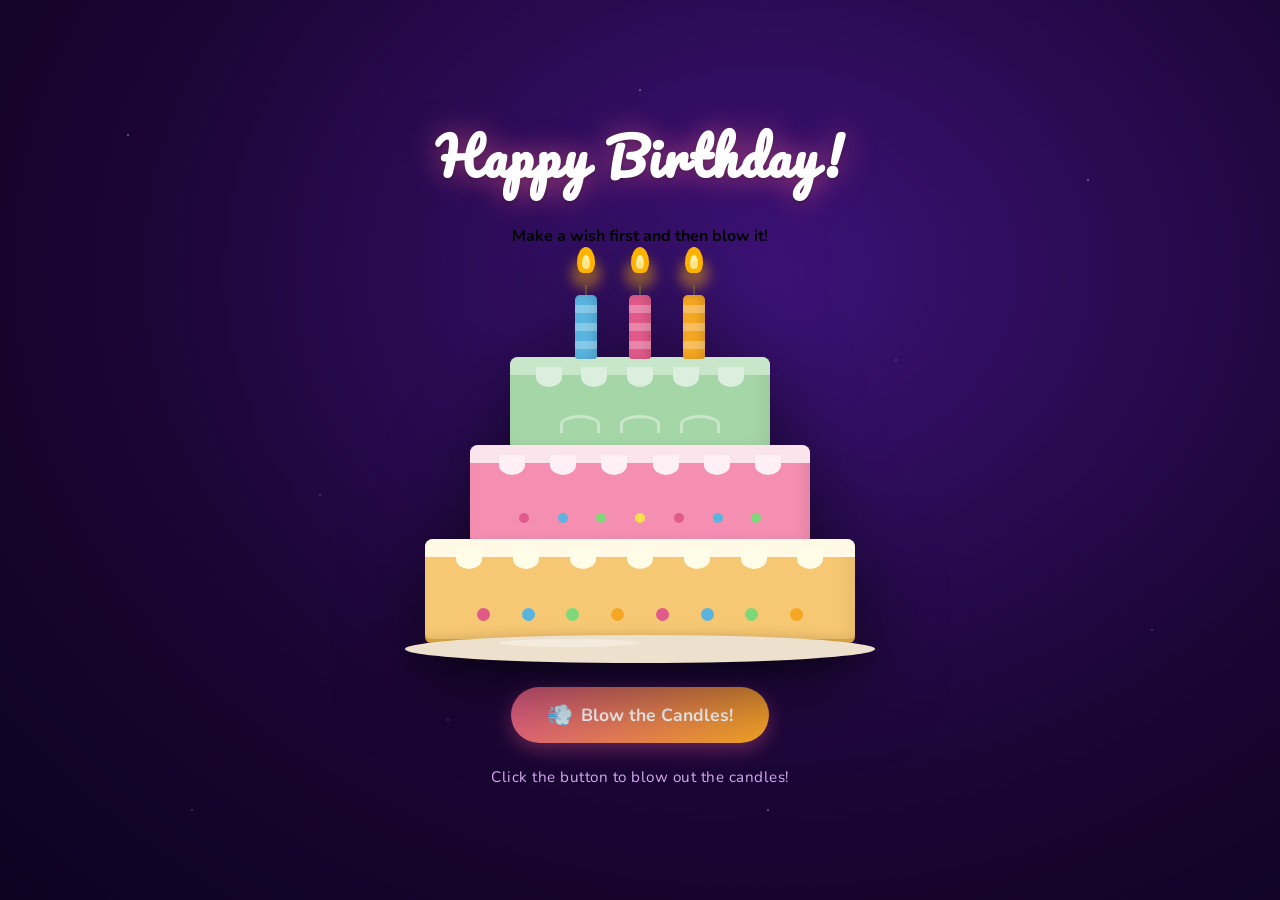
<file: cake.html>
<!DOCTYPE html>
<html lang="en">
<head>
  <meta charset="UTF-8">
  <meta name="viewport" content="width=device-width, initial-scale=1.0">
  <title>Birthday Cake 🎂</title>
  <link href="https://fonts.googleapis.com/css2?family=Pacifico&family=Nunito:wght@400;600;700&display=swap" rel="stylesheet">
  <link rel="stylesheet" href="cake.css">
</head>
<body>

  <div class="confetti-container" id="confettiContainer"></div>
  <div class="scene">
    <h1 class="title">Happy Birthday!</h1>

    <div class="cake-wrapper">

        <div class="toast"><h4>Make a wish first and then blow it!</h4></div>

      <!-- Candles -->
      <div class="candles">
        <div class="candle" id="c1">
          <div class="flame-wrap">
            <div class="flame">
              <div class="flame-inner"></div>
            </div>
            <div class="flame-glow"></div>
          </div>
          <div class="wick"></div>
          <div class="candle-body blue">
            <div class="stripe"></div><div class="stripe"></div><div class="stripe"></div>
          </div>
        </div>
        <div class="candle" id="c2">
          <div class="flame-wrap">
            <div class="flame">
              <div class="flame-inner"></div>
            </div>
            <div class="flame-glow"></div>
          </div>
          <div class="wick"></div>
          <div class="candle-body pink">
            <div class="stripe"></div><div class="stripe"></div><div class="stripe"></div>
          </div>
        </div>
        <div class="candle" id="c3">
          <div class="flame-wrap">
            <div class="flame">
              <div class="flame-inner"></div>
            </div>
            <div class="flame-glow"></div>
          </div>
          <div class="wick"></div>
          <div class="candle-body orange">
            <div class="stripe"></div><div class="stripe"></div><div class="stripe"></div>
          </div>
        </div>
      </div>

      <!-- Top layer -->
      <div class="layer top-layer">
        <div class="frosting top-frosting"></div>
        <div class="drips">
          <span></span><span></span><span></span><span></span><span></span>
        </div>
        <div class="swirl-row">
          <div class="swirl"></div><div class="swirl"></div><div class="swirl"></div>
        </div>
      </div>

      <!-- Middle layer -->
      <div class="layer mid-layer">
        <div class="frosting mid-frosting"></div>
        <div class="drips">
          <span></span><span></span><span></span><span></span><span></span><span></span>
        </div>
        <div class="dot-row">
          <span class="dot red"></span><span class="dot blue"></span>
          <span class="dot green"></span><span class="dot yellow"></span>
          <span class="dot red"></span><span class="dot blue"></span>
          <span class="dot green"></span>
        </div>
      </div>

      <!-- Bottom layer -->
      <div class="layer bot-layer">
        <div class="frosting bot-frosting"></div>
        <div class="drips">
          <span></span><span></span><span></span><span></span><span></span><span></span><span></span>
        </div>
        <div class="dot-row big">
          <span class="dot pink"></span><span class="dot blue"></span>
          <span class="dot green"></span><span class="dot orange"></span>
          <span class="dot pink"></span><span class="dot blue"></span>
          <span class="dot green"></span><span class="dot orange"></span>
        </div>
      </div>

      <!-- Plate -->
      <div class="plate">
        <div class="plate-shine"></div>
      </div>
      <!-- NEW TOAST -->
      <div class="next-toast" id="nextToast" style="display:none;">
      <h4>One more surprise is waiting for you ✨</h4>

      <button onclick="window.location.href='gift.html'">
        Continue ❤️
      </button>
    </div>

    </div><!-- end cake-wrapper -->

    <div class="btn-area">
      <button id="blowBtn" class="blow-btn">
        <span class="btn-icon">💨</span> Blow the Candles!
      </button>
      <button id="relightBtn" class="relight-btn" style="display:none;">
        <span class="btn-icon">🔥</span> Relight
      </button>
    </div>

    <p class="hint" id="hint">Click the button to blow out the candles!</p>
  </div>

  <script src="cake.js"></script>
</body>
</html>
</file>
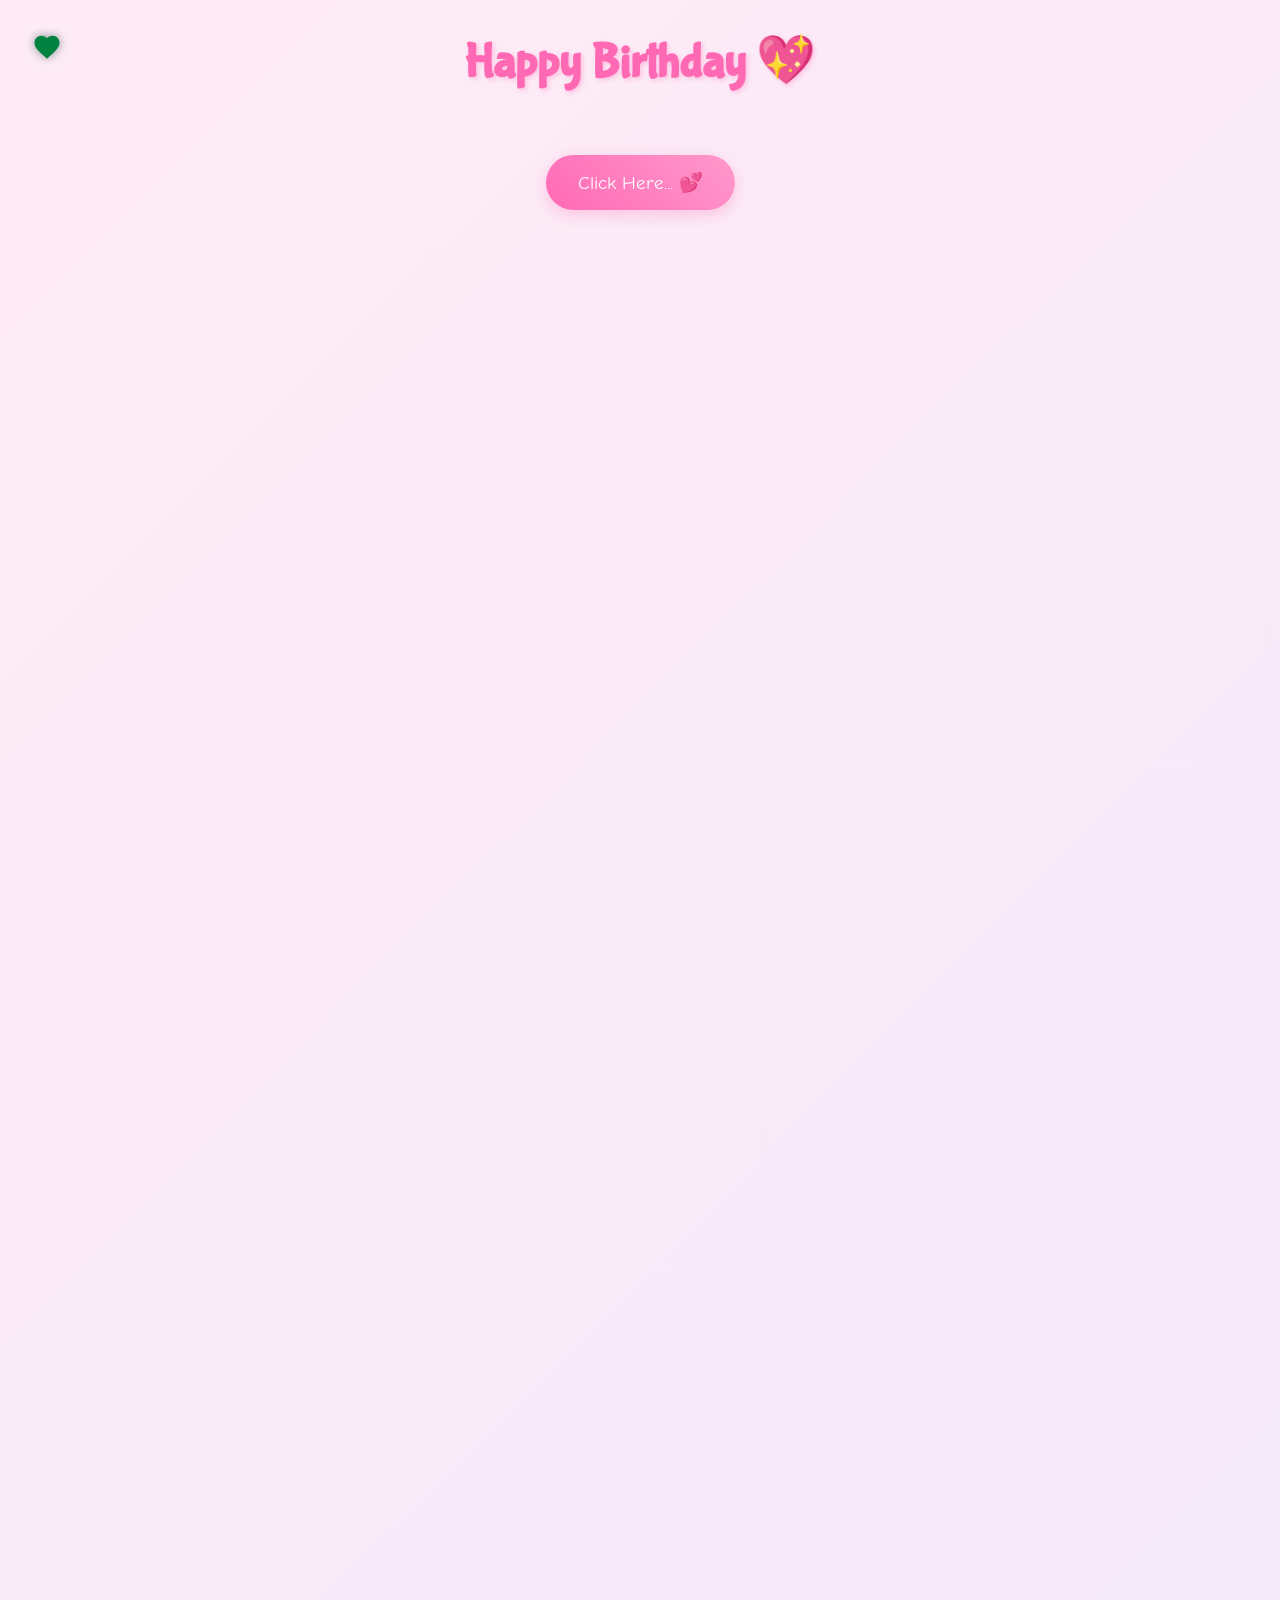
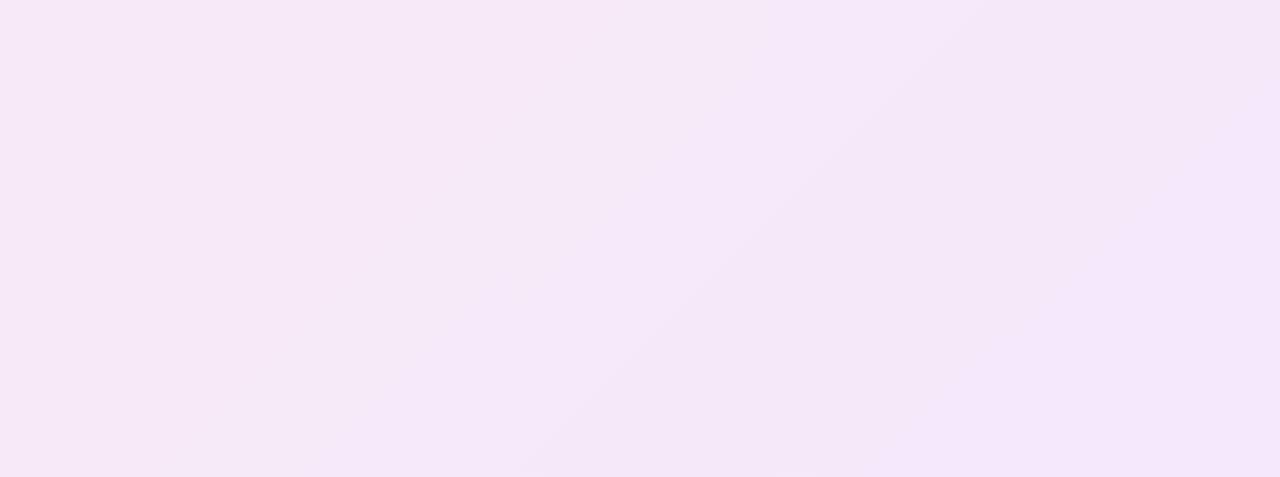
<file: cause.html>
<!DOCTYPE html>
<html lang="en">
<head>
    <meta charset="UTF-8">
    <meta name="viewport" content="width=device-width, initial-scale=1.0">
    <title>Why You're My Best Friend! 💖</title>
    <script src="https://cdnjs.cloudflare.com/ajax/libs/gsap/3.12.2/gsap.min.js"></script>
    <link rel="stylesheet" href="./cause.css">
    <style>
       
    </style>
</head>
<body>
    <div class="custom-cursor">
        <svg viewBox="0 0 24 24">
            <path fill="#ff69b4" d="M12 21.35l-1.45-1.32C5.4 15.36 2 12.28 2 8.5 2 5.42 4.42 3 7.5 3c1.74 0 3.41.81 4.5 2.09C13.09 3.81 14.76 3 16.5 3 19.58 3 22 5.42 22 8.5c0 3.78-3.4 6.86-8.55 11.54L12 21.35z"/>
        </svg>
    </div>

    <div class="container">
        <h1>Happy Birthday 💖</h1>
        
        <div id="reasons-container"></div>
        
        <button class="shuffle-button">Click Here... 💕</button>
        <div class="reason-counter"></div>

        <div class="ending-section">
            <div class="teddy-hug">
                <img src="./d1.jpeg" alt="Teddy Hug">
            </div>
            <div class="ending-text">You're the BESTEST ! 💖</div>
        </div>
    </div>

    <script src="cause.js">
       
    </script>
</body>
</html>
</file>
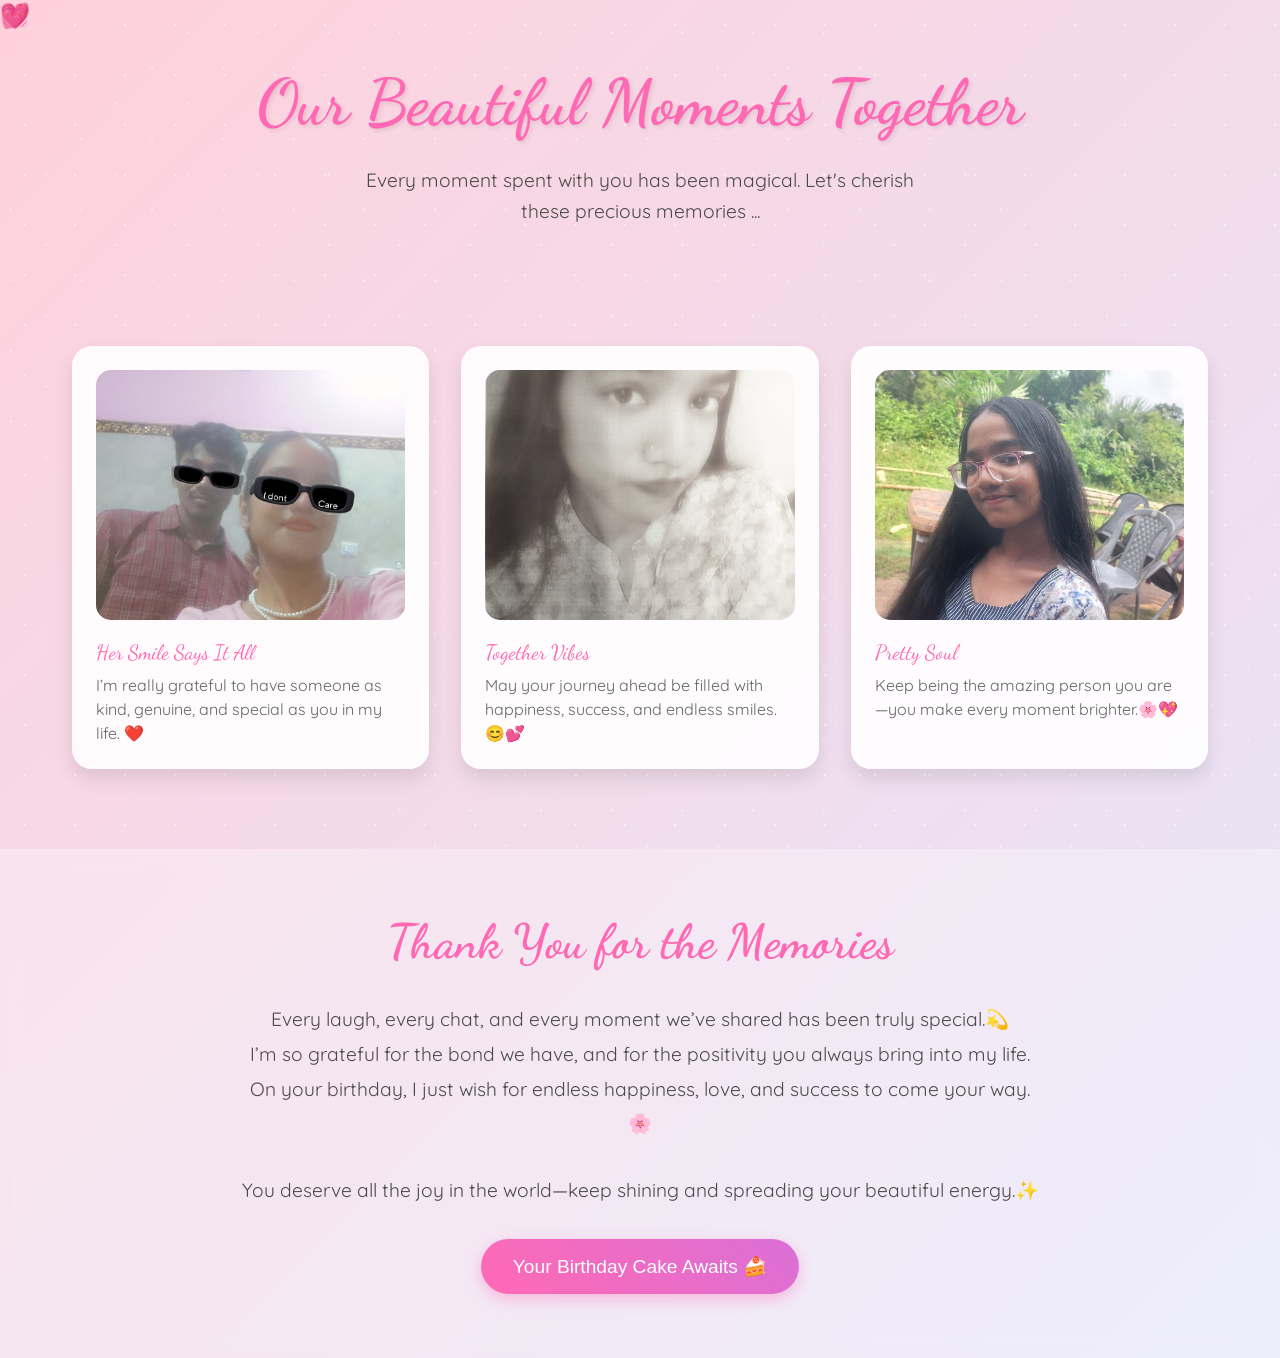
<file: last.html>
<!DOCTYPE html>
<html lang="en">

<head>
    <meta charset="UTF-8">
    <meta name="viewport" content="width=device-width, initial-scale=1.0">
    <title>Our Beautiful Memories ✨</title>
    <style>
        @import url('https://fonts.googleapis.com/css2?family=Dancing+Script:wght@700&family=Quicksand:wght@300;400;500;600&display=swap');

        * {
            margin: 0;
            padding: 0;
            box-sizing: border-box;
        }

        body {
            min-height: 100vh;
            background: linear-gradient(135deg,
                    #ffd1dc 0%,
                    #e6e6fa 25%,
                    #ffefd5 50%,
                    #e6e6fa 75%,
                    #ffd1dc 100%);
            background-size: 400% 400%;
            animation: gradientFlow 15s ease infinite;
            font-family: 'Quicksand', sans-serif;
            overflow-x: hidden;
            color: #4a4a4a;
        }

        @keyframes gradientFlow {
            0% {
                background-position: 0% 50%;
            }

            50% {
                background-position: 100% 50%;
            }

            100% {
                background-position: 0% 50%;
            }
        }

        /* Enhanced Sparkle Effect */
        .magic-sparkles {
            position: fixed;
            top: 0;
            left: 0;
            width: 100%;
            height: 100%;
            pointer-events: none;
            z-index: 1;
        }

        .sparkle {
            position: absolute;
            width: 6px;
            height: 6px;
            border-radius: 50%;
            background-color: white;
            animation: twinkle var(--duration, 4s) ease-in-out infinite;
            opacity: 0;
        }

        @keyframes twinkle {

            0%,
            100% {
                opacity: 0;
                transform: scale(0.5);
            }

            50% {
                opacity: 0.8;
                transform: scale(1);
            }
        }

        /* Generate 50 sparkles with different positions and animations */
        .magic-sparkles::before,
        .magic-sparkles::after {
            content: '';
            position: absolute;
            width: 100%;
            height: 100%;
            background-image: radial-gradient(circle, white 1px, transparent 1px);
            background-size: 50px 50px;
            animation: sparkleLayer 8s linear infinite;
            opacity: 0.5;
        }

        .magic-sparkles::after {
            animation-delay: -4s;
            transform: rotate(45deg);
        }

        @keyframes sparkleLayer {
            0% {
                transform: translateY(0);
            }

            100% {
                transform: translateY(-50px);
            }
        }

        /* Floating Hearts */
        .floating-hearts {
            position: fixed;
            width: 100%;
            height: 100%;
            pointer-events: none;
            z-index: 2;
        }

        .heart {
            position: absolute;
            font-size: 1.5rem;
            color: rgba(255, 105, 180, 0.6);
            animation: floatHeart var(--float-duration, 6s) ease-in-out infinite;
            animation-delay: var(--delay, 0s);
        }

        @keyframes floatHeart {
            0% {
                transform: translate(0, 100vh) rotate(0deg);
            }

            100% {
                transform: translate(var(--translate-x, 0), -100vh) rotate(360deg);
            }
        }

        /* Welcome Section */
        .welcome {
            text-align: center;
            padding: 4rem 2rem;
            position: relative;
            z-index: 3;
        }

        .welcome h1 {
            font-family: 'Dancing Script', cursive;
            font-size: 4rem;
            color: #ff69b4;
            text-shadow: 2px 2px 4px rgba(0, 0, 0, 0.1);
            animation: fadeInScale 2s ease;
        }

        .welcome p {
            font-size: 1.2rem;
            max-width: 600px;
            margin: 1.5rem auto;
            line-height: 1.6;
            animation: fadeIn 2s ease 0.5s both;
        }

        /* Enhanced Memory Cards */
        .memory-container {
            max-width: 1200px;
            margin: 0 auto;
            padding: 2rem;
            display: grid;
            grid-template-columns: repeat(auto-fit, minmax(300px, 1fr));
            gap: 2rem;
            z-index: 3;
            position: relative;
        }

        .memory-card {
            background: rgba(255, 255, 255, 0.9);
            border-radius: 20px;
            padding: 1.5rem;
            box-shadow: 0 10px 20px rgba(0, 0, 0, 0.1);
            transition: all 0.5s cubic-bezier(0.4, 0, 0.2, 1);
            position: relative;
            overflow: hidden;
        }

        .memory-card:hover {
            transform: translateY(-10px) scale(1.02);
            box-shadow: 0 15px 30px rgba(0, 0, 0, 0.15);
        }

        .memory-card::before {
            content: '';
            position: absolute;
            top: 0;
            left: 0;
            width: 100%;
            height: 100%;
            background: linear-gradient(45deg, transparent, rgba(255, 255, 255, 0.4), transparent);
            transform: translateX(-100%);
            transition: 0.5s;
        }

        .memory-card:hover::before {
            transform: translateX(100%);
        }

        .memory-img {
            width: 100%;
            height: 250px;
            object-fit: cover;
            border-radius: 15px;
            margin-bottom: 1rem;
            transition: transform 0.5s ease;
        }

        .memory-card:hover .memory-img {
            transform: scale(1.05);
        }

        .memory-date {
            font-family: 'Dancing Script', cursive;
            color: #ff69b4;
            font-size: 1.3rem;
            margin-bottom: 0.5rem;
        }

        .memory-caption {
            font-size: 1rem;
            line-height: 1.5;
            color: #666;
        }

        /* Final Message Section */
        .final-message {
            text-align: center;
            padding: 4rem 2rem;
            background: rgba(255, 255, 255, 0.3);
            backdrop-filter: blur(10px);
            margin-top: 3rem;
            position: relative;
            z-index: 3;
        }

        .final-message h2 {
            font-family: 'Dancing Script', cursive;
            font-size: 3rem;
            color: #ff69b4;
            margin-bottom: 2rem;
            animation: heartbeat 2s infinite;
        }

        @keyframes heartbeat {

            0%,
            100% {
                transform: scale(1);
            }

            50% {
                transform: scale(1.1);
            }
        }

        .final-message p {
            font-size: 1.2rem;
            max-width: 800px;
            margin: 0 auto 2rem;
            line-height: 1.8;
        }

        #nextBtn {
            display: inline-block;
            padding: 1rem 2rem;
            font-size: 1.2rem;
            background: linear-gradient(45deg, #ff69b4, #da70d6);
            color: white;
            border: none;
            border-radius: 50px;
            cursor: pointer;
            text-decoration: none;
            transition: all 0.3s ease;
            box-shadow: 0 5px 15px rgba(255, 105, 180, 0.4);
            animation: float 3s infinite ease-in-out;
        }

        #nextBtn:hover {
            transform: translateY(-5px);
            box-shadow: 0 8px 20px rgba(255, 105, 180, 0.6);
        }

        @keyframes float {

            0%,
            100% {
                transform: translateY(0);
            }

            50% {
                transform: translateY(-10px);
            }
        }

        /* Animations */
        @keyframes fadeInScale {
            0% {
                opacity: 0;
                transform: scale(0.8);
            }

            100% {
                opacity: 1;
                transform: scale(1);
            }
        }

        @keyframes fadeIn {
            0% {
                opacity: 0;
            }

            100% {
                opacity: 1;
            }
        }

        /* Generate Hearts */
        .js-generate-hearts {
            position: fixed;
            width: 100%;
            height: 100%;
            pointer-events: none;
            z-index: 2;
        }

        /* Custom Scrollbar */
        ::-webkit-scrollbar {
            width: 12px;
        }

        ::-webkit-scrollbar-track {
            background: rgba(255, 255, 255, 0.4);
        }

        ::-webkit-scrollbar-thumb {
            background: linear-gradient(45deg, #ff69b4, #da70d6);
            border-radius: 6px;
        }

        /* Responsive Design */
        @media (max-width: 768px) {
            .welcome h1 {
                font-size: 3rem;
            }

            .memory-container {
                grid-template-columns: 1fr;
            }

            .final-message h2 {
                font-size: 2.5rem;
            }
        }
    </style>
</head>

<body>
    <div class="magic-sparkles"></div>
    <div class="floating-hearts">
        <!-- Hearts will be generated via CSS -->
        <div class="heart" style="--float-duration: 6s; --delay: 0s; --translate-x: 20px;">💝</div>
        <div class="heart" style="--float-duration: 8s; --delay: 1s; --translate-x: -30px;">💖</div>
        <div class="heart" style="--float-duration: 7s; --delay: 2s; --translate-x: 40px;">💗</div>
        <div class="heart" style="--float-duration: 9s; --delay: 3s; --translate-x: -20px;">💓</div>
        <div class="heart" style="--float-duration: 5s; --delay: 4s; --translate-x: 30px;">💕</div>
    </div>

    <section class="welcome">
        <h1>Our Beautiful Moments Together</h1>
        <p>Every moment spent with you has been magical. Let's cherish these precious memories ...</p>
    </section>

    <div class="memory-container">
        <div class="memory-card">
            <img src="./d1.jpeg" alt="First Date" class="memory-img">
            <div class="memory-date">Her Smile Says It All</div>
            <div class="memory-caption">I’m really grateful to have someone as kind, genuine, and special as you in my life. ❤️</div>
        </div>
        <div class="memory-card">
            <img src="./d2.jpeg" alt="Beach Day" class="memory-img">
            <div class="memory-date">Together Vibes</div>
            <div class="memory-caption">May your journey ahead be filled with happiness, success, and endless
                smiles.😊💕</div>
        </div>
        <div class="memory-card">
            <img src="./d3.jpeg" alt="Movie Night" class="memory-img">
            <div class="memory-date">Pretty Soul</div>
            <div class="memory-caption">Keep being the amazing person you are—you make every moment brighter.🌸💖</div>
        </div>

    </div>

    <section class="final-message">
        <h2>Thank You for the Memories</h2>
        <p>Every laugh, every chat, and every moment we’ve shared has been truly special.💫<br>
            I’m so grateful for the bond we have, and for the positivity you always bring into my life.<br>
            On your birthday, I just wish for endless happiness, love, and success to come your way.🌸</p>
        <p>You deserve all the joy in the world—keep shining and spreading your beautiful energy.✨</p>
        <!-- <a href="#" class="goodbye-btn">Until We Meet Again 💝</a> -->
        <button id="nextBtn">Your Birthday Cake Awaits 🍰</button>
    </section>
    <script src="last.js"></script>
</body>

</html>
</file>
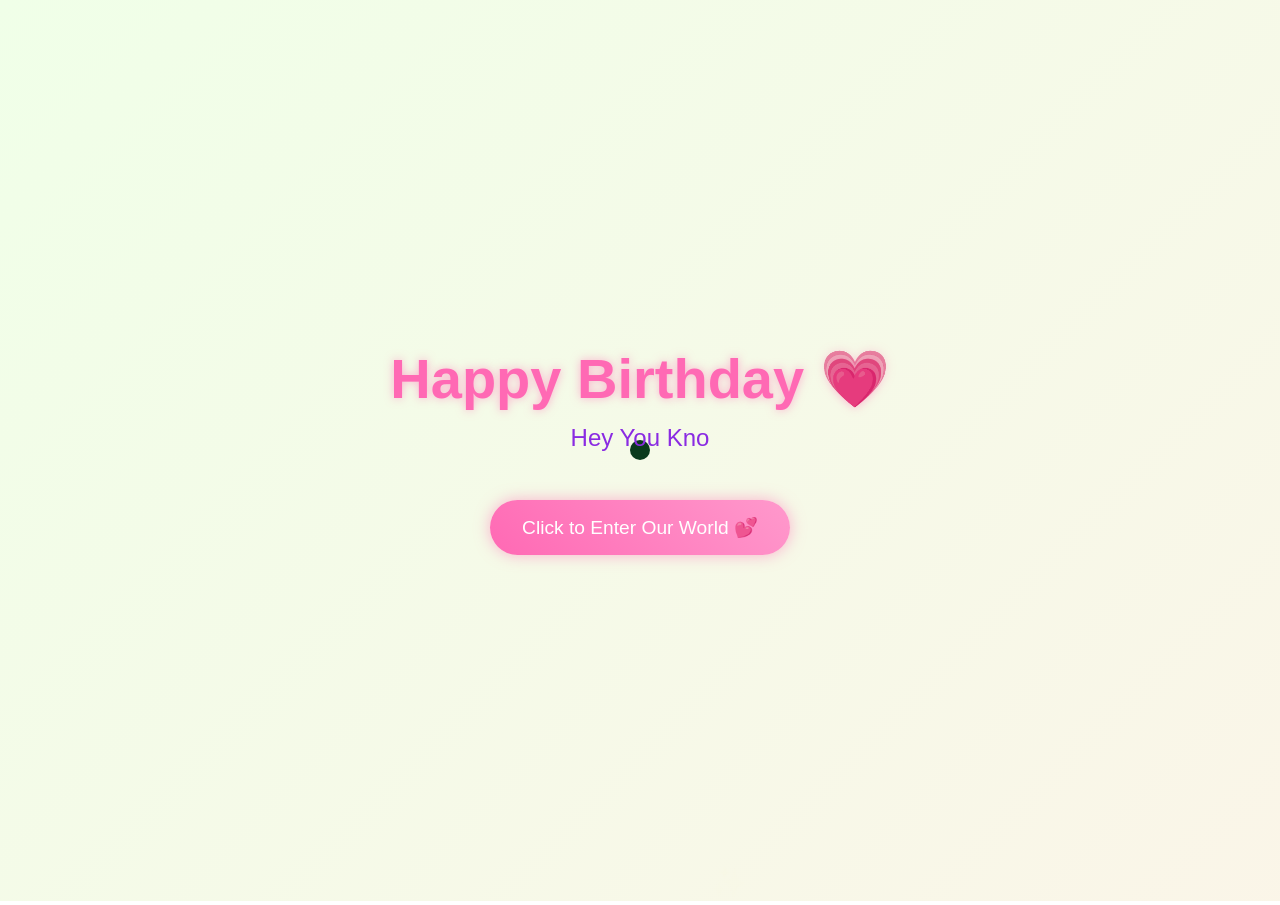
<file: world.html>
<!DOCTYPE html>
<html lang="en">
<head>
    <meta charset="UTF-8">
    <meta name="viewport" content="width=device-width, initial-scale=1.0">
    <title>Happy Birthday</title>
    <script src="https://cdnjs.cloudflare.com/ajax/libs/gsap/3.12.2/gsap.min.js"></script>
    <link rel="stylesheet" href="world.css">
    
</head>
<body>
    <div class="cursor"></div>
    <div class="container">
        <h1>Happy Birthday 💗</h1>
        <div class="greeting"></div>
        <button class="cta-button">Click to Enter Our World 💕</button>
    </div>

    <script src="world.js">
        
    </script>
</body>
</html>
</file>
<file: cake.css>
*, *::before, *::after {
  margin: 0; padding: 0; box-sizing: border-box;
}

:root {
  --blue:   #5ab4e0;
  --pink:   #e05a8a;
  --green:  #7ed87a;
  --orange: #f5a623;
  --yellow: #f7e04a;
  --cream:  #fff9f0;
  --bg1:    #1a0533;
  --bg2:    #2d0d5e;
}

body {
  min-height: 100vh;
  background: radial-gradient(ellipse at 60% 30%, #3d1278 0%, #1a0533 60%, #0d0220 100%);
  font-family: 'Nunito', sans-serif;
  display: flex;
  align-items: center;
  justify-content: center;
  overflow: hidden;
  position: relative;
}

/* ───── Stars background ───── */
body::before {
  content: '';
  position: fixed;
  inset: 0;
  background-image:
    radial-gradient(1.5px 1.5px at 10% 15%, #fff 0%, transparent 100%),
    radial-gradient(1px 1px at 25% 55%, #fff 0%, transparent 100%),
    radial-gradient(1.5px 1.5px at 50% 10%, #fff 0%, transparent 100%),
    radial-gradient(1px 1px at 70% 40%, #fff 0%, transparent 100%),
    radial-gradient(1.5px 1.5px at 85% 20%, #fff 0%, transparent 100%),
    radial-gradient(1px 1px at 90% 70%, #fff 0%, transparent 100%),
    radial-gradient(1px 1px at 35% 80%, #fff 0%, transparent 100%),
    radial-gradient(1.5px 1.5px at 60% 90%, #fff 0%, transparent 100%),
    radial-gradient(1px 1px at 15% 90%, #fff 0%, transparent 100%);
  opacity: 0.5;
  pointer-events: none;
}

/* ───── Confetti ───── */
.confetti-container {
  position: fixed; inset: 0; pointer-events: none; z-index: 999;
}
.confetti-piece {
  position: absolute;
  width: 10px; height: 10px;
  top: -20px;
  border-radius: 2px;
  animation: confettiFall linear forwards;
}
@keyframes confettiFall {
  0%   { transform: translateY(0) rotate(0deg);   opacity: 1; }
  100% { transform: translateY(110vh) rotate(720deg); opacity: 0; }
}

/* ───── Scene ───── */
.scene {
  display: flex;
  flex-direction: column;
  align-items: center;
  gap: 24px;
  z-index: 1;
}

.title {
  font-family: 'Pacifico', cursive;
  font-size: clamp(2rem, 6vw, 3.2rem);
  color: #fff;
  text-shadow: 0 0 30px #e05a8aaa, 0 2px 4px #0005;
  letter-spacing: 2px;
  animation: titlePulse 3s ease-in-out infinite;
}
@keyframes titlePulse {
  0%,100% { text-shadow: 0 0 30px #e05a8aaa, 0 2px 4px #0005; }
  50%      { text-shadow: 0 0 50px #f5a623cc, 0 2px 4px #0005; }
}

/* ───── Cake wrapper ───── */
.cake-wrapper {
  position: relative;
  display: flex;
  flex-direction: column;
  align-items: center;
  filter: drop-shadow(0 20px 40px #0009);
}

/* ───── Candles ───── */
.candles {
  display: flex;
  gap: 32px;
  align-items: flex-end;
  margin-bottom: -2px;
  z-index: 10;
  position: relative;
}

.candle {
  display: flex;
  flex-direction: column;
  align-items: center;
  position: relative;
}

.candle-body {
  width: 22px; height: 64px;
  border-radius: 5px 5px 3px 3px;
  position: relative;
  overflow: hidden;
  box-shadow: inset -4px 0 8px #0002;
}
.candle-body.blue   { background: var(--blue);   }
.candle-body.pink   { background: var(--pink);   }
.candle-body.orange { background: var(--orange); }

.candle-body .stripe {
  position: absolute; left: 0; right: 0;
  height: 8px; background: #fff4; margin-bottom: 0;
}
.candle-body .stripe:nth-child(1) { top: 10px; }
.candle-body .stripe:nth-child(2) { top: 28px; }
.candle-body .stripe:nth-child(3) { top: 46px; }

.wick {
  width: 2px; height: 10px;
  background: #444;
  border-radius: 2px;
}

/* ───── Flame ───── */
.flame-wrap {
  position: relative;
  display: flex;
  flex-direction: column;
  align-items: center;
  height: 38px;
  transition: opacity 0.4s;
}

.flame {
  width: 18px; height: 26px;
  background: #ffb300;
  border-radius: 50% 50% 30% 30% / 60% 60% 40% 40%;
  position: relative;
  animation: flicker 0.15s ease-in-out infinite alternate;
  transform-origin: bottom center;
}
.flame-inner {
  position: absolute;
  bottom: 4px; left: 50%;
  transform: translateX(-50%);
  width: 8px; height: 14px;
  background: #fff9c4;
  border-radius: 50% 50% 30% 30% / 60% 60% 40% 40%;
}
.flame-glow {
  position: absolute;
  bottom: -4px;
  width: 30px; height: 30px;
  background: #ffb30066;
  border-radius: 50%;
  animation: glowPulse 0.5s ease-in-out infinite alternate;
  filter: blur(6px);
}
@keyframes flicker {
  0%   { transform: scaleX(1)   scaleY(1)   rotate(-2deg); }
  100% { transform: scaleX(0.9) scaleY(1.05) rotate(2deg);  }
}
@keyframes glowPulse {
  0%   { opacity: 0.7; transform: scale(1);   }
  100% { opacity: 1;   transform: scale(1.2); }
}

/* Blown state */
.candle.blown .flame-wrap { opacity: 0; pointer-events: none; }
.candle.blown .wick { background: #888; }

/* Smoke */
.smoke {
  position: absolute;
  top: -10px;
  width: 6px; height: 20px;
  border-radius: 50%;
  background: #aaa8;
  animation: smokeRise 1.2s ease-out forwards;
  pointer-events: none;
}
@keyframes smokeRise {
  0%   { opacity: 0.8; transform: translateY(0) scaleX(1); }
  100% { opacity: 0;   transform: translateY(-40px) scaleX(3); }
}

/* ───── Layers ───── */
.layer {
  position: relative;
  border-radius: 8px;
}

.top-layer {
  width: 260px; height: 90px;
  background: #a5d6a7;
  border-radius: 8px 8px 6px 6px;
  box-shadow: inset -6px 0 14px #0001, 0 4px 0 #81c784;
}
.mid-layer {
  width: 340px; height: 96px;
  background: #f48fb1;
  border-radius: 8px 8px 6px 6px;
  box-shadow: inset -6px 0 14px #0001, 0 4px 0 #e57399;
  margin-top: -2px;
}
.bot-layer {
  width: 430px; height: 100px;
  background: #f7c873;
  border-radius: 8px 8px 6px 6px;
  box-shadow: inset -6px 0 14px #0001, 0 4px 0 #e0a840;
  margin-top: -2px;
}

/* ───── Frostings ───── */
.frosting {
  position: absolute; top: 0; left: 0; right: 0;
  height: 18px; border-radius: 8px 8px 0 0;
}
.top-frosting { background: #c8e6c9; }
.mid-frosting { background: #fce4ec; }
.bot-frosting { background: #fff9e6; }

/* ───── Drips ───── */
.drips {
  position: absolute; top: 10px; left: 0; right: 0;
  display: flex; justify-content: space-around; padding: 0 16px;
}
.drips span {
  display: block;
  width: 26px; height: 20px;
  background: inherit;
  border-radius: 0 0 50% 50%;
}
.top-layer .drips span { background: #dceede; }
.mid-layer .drips span { background: #fff0f6; }
.bot-layer .drips span { background: #fffde7; }

/* ───── Dot rows ───── */
.dot-row {
  position: absolute;
  bottom: 18px; left: 0; right: 0;
  display: flex; justify-content: space-evenly; padding: 0 20px;
}
.dot {
  display: block; border-radius: 50%;
  width: 10px; height: 10px;
}
.dot-row.big .dot { width: 13px; height: 13px; }

.dot.red    { background: var(--pink); }
.dot.blue   { background: var(--blue); }
.dot.green  { background: var(--green); }
.dot.yellow { background: var(--yellow); }
.dot.orange { background: var(--orange); }
.dot.pink   { background: var(--pink); }

/* ───── Swirl row ───── */
.swirl-row {
  position: absolute;
  bottom: 14px; left: 0; right: 0;
  display: flex; justify-content: space-evenly; padding: 0 30px;
}
.swirl {
  width: 40px; height: 18px;
  border: 3px solid #fff6; border-bottom: none;
  border-radius: 50% 50% 0 0;
}

/* ───── Plate ───── */
.plate {
  width: 470px; height: 28px;
  background: #ede0cc;
  border-radius: 50%;
  margin-top: -4px;
  box-shadow: 0 8px 20px #0005;
  position: relative;
  overflow: hidden;
}
.plate-shine {
  position: absolute; top: 4px; left: 20%;
  width: 30%; height: 8px;
  background: #fff5; border-radius: 50%;
}

/* ───── Buttons ───── */
.btn-area {
  display: flex; gap: 16px; align-items: center;
}

.blow-btn, .relight-btn {
  padding: 14px 36px;
  font-family: 'Nunito', sans-serif;
  font-size: 1.1rem; font-weight: 700;
  border: none; border-radius: 50px;
  cursor: pointer;
  transition: transform 0.15s, box-shadow 0.15s;
  display: flex; align-items: center; gap: 8px;
}

.blow-btn {
  background: linear-gradient(135deg, #e05a8a, #f5a623);
  color: #fff;
  box-shadow: 0 6px 20px #e05a8a66;
  animation: btnBounce 2s ease-in-out infinite;
}
.blow-btn:hover {
  transform: scale(1.06);
  box-shadow: 0 10px 28px #e05a8a88;
}
.blow-btn:active { transform: scale(0.97); }

.relight-btn {
  background: linear-gradient(135deg, #f5a623, #ffe066);
  color: #7a4800;
  box-shadow: 0 6px 20px #f5a62366;
}
.relight-btn:hover { transform: scale(1.06); }

@keyframes btnBounce {
  0%,100% { transform: translateY(0); }
  50%      { transform: translateY(-5px); }
}

.btn-icon { font-size: 1.3rem; }

/* ───── Hint ───── */
.hint {
  color: #d4aef0;
  font-size: 0.95rem;
  letter-spacing: 0.5px;
  min-height: 1.4em;
  transition: opacity 0.5s;
}

/* ───── Blow animation ───── */
@keyframes blowWave {
  0%   { transform: scaleX(0) translateY(0); opacity: 1; }
  100% { transform: scaleX(2.5) translateY(-20px); opacity: 0; }
}
/* ───── Next Toast ───── */
.next-toast{
  position: absolute;
  top: 30%;
  left: 14%;
  margin-top: 20px;
  padding: 18px 28px;

  background: rgba(255,255,255,0.08);
  backdrop-filter: blur(10px);

  border: 1px solid rgba(255,255,255,0.12);
  border-radius: 18px;

  text-align: center;

  animation: toastPop 0.5s ease;
  box-shadow: 0 10px 30px #0004;
}

.next-toast h4{
  color: #fff;
  font-size: 1rem;
  margin-bottom: 14px;
  font-weight: 600;
}

.next-toast button{
  padding: 12px 26px;

  border: none;
  border-radius: 50px;

  background: linear-gradient(135deg, #ff5fa2, #ffb347);

  color: white;
  font-weight: 700;
  font-size: 1rem;

  cursor: pointer;

  transition: 0.3s;
}

.next-toast button:hover{
  transform: scale(1.05);
  box-shadow: 0 8px 25px #ff5fa266;
}

@keyframes toastPop{
  from{
    opacity: 0;
    transform: translateY(20px) scale(0.9);
  }

  to{
    opacity: 1;
    transform: translateY(0) scale(1);
  }
}
</file>
<file: cause.css>
@import url('https://fonts.googleapis.com/css2?family=Bubblegum+Sans&family=Comic+Neue:wght@700&family=Quicksand:wght@500&display=swap');

* {
    margin: 0;
    padding: 0;
    box-sizing: border-box;
    cursor: none;
}

body {
    min-height: 100vh;
    background: linear-gradient(-45deg, #ffe6e6, #e6e6ff, #ffebf5);
    background-size: 400% 400%;
    animation: gradientBG 15s ease infinite;
    font-family: 'Quicksand', sans-serif;
    overflow-x: hidden;
    padding: 2rem;
}

.custom-cursor {
    width: 30px;
    height: 30px;
    position: fixed;
    pointer-events: none;
    z-index: 9999;
    mix-blend-mode: difference;
    transition: transform 0.1s;
}

.custom-cursor svg {
    width: 100%;
    height: 100%;
    filter: drop-shadow(0 0 5px rgba(255, 182, 193, 0.5));
}

.container {
    max-width: 1200px;
    margin: 0 auto;
    text-align: center;
    position: relative;
    z-index: 1;
}

h1 {
    font-family: 'Bubblegum Sans', cursive;
    font-size: 3rem;
    color: #ff69b4;
    text-shadow: 2px 2px 4px rgba(255, 105, 180, 0.3);
    margin-bottom: 2rem;
    animation: bounce 1s ease infinite;
}

.reason-card {
    background: rgba(255, 255, 255, 0.9);
    border-radius: 20px;
    padding: 2rem;
    margin: 1.5rem;
    box-shadow: 0 5px 15px rgba(0, 0, 0, 0.1);
    transition: transform 0.3s, box-shadow 0.3s;
    cursor: pointer;
    position: relative;
    overflow: hidden;
}

.reason-card:hover {
    transform: translateY(-5px);
    box-shadow: 0 8px 25px rgba(255, 105, 180, 0.2);
}

.reason-text {
    font-size: 1.2rem;
    margin-bottom: 1rem;
    position: relative;
    z-index: 2;
}

.gif-overlay {
    position: absolute;
    top: 0;
    left: 0;
    width: 100%;
    height: 100%;
    background: rgba(255, 255, 255, 0.95);
    display: flex;
    align-items: center;
    justify-content: center;
    opacity: 0;
    transition: opacity 0.3s;
    z-index: 1;
}

.reason-card:hover .gif-overlay {
    opacity: 1;
}

.shuffle-button {
    background: linear-gradient(45deg, #ff69b4, #ff99cc);
    border: none;
    border-radius: 50px;
    padding: 1rem 2rem;
    font-size: 1.2rem;
    color: white;
    margin: 2rem 0;
    cursor: pointer;
    transition: transform 0.3s;
    font-family: 'Comic Neue', cursive;
    box-shadow: 0 5px 15px rgba(255, 105, 180, 0.3);
}

.shuffle-button:hover {
    transform: scale(1.1);
}

.floating {
    position: fixed;
    pointer-events: none;
    animation: float 3s ease-in-out infinite;
}

.ending-section {
    margin-top: 4rem;
    padding: 2rem;
    text-align: center;
}

.ending-text {
    font-family: 'Bubblegum Sans', cursive;
    font-size: 2rem;
    color: #ff69b4;
    margin-bottom: 2rem;
    opacity: 0;
    transform: translateY(20px);
}

.teddy-hug {
    width: 200px;
    margin: 0 auto;
    transform: scale(0);
}

@keyframes gradientBG {
    0% { background-position: 0% 50%; }
    50% { background-position: 100% 50%; }
    100% { background-position: 0% 50%; }
}

@keyframes float {
    0%, 100% { transform: translateY(0); }
    50% { transform: translateY(-20px); }
}

@keyframes bounce {
    0%, 100% { transform: translateY(0); }
    50% { transform: translateY(-10px); }
}

@media (max-width: 768px) {
    h1 { font-size: 2rem; }
    .reason-card { margin: 1rem; }
    .reason-text { font-size: 1rem; }
}
.shuffle-button {
    background: linear-gradient(45deg, #ff69b4, #ff99cc);
    border: none;
    border-radius: 50px;
    padding: 1rem 2rem;
    font-size: 1.2rem;
    color: white;
    margin: 2rem 0;
    cursor: pointer;
    transition: all 0.3s;
    font-family: 'Comic Neue', cursive;
    box-shadow: 0 5px 15px rgba(255, 105, 180, 0.3);
}

.shuffle-button.story-mode {
    background: linear-gradient(45deg, #9b6dff, #ff6dc7);
    transform: scale(1.1);
}

.shuffle-button:hover {
    transform: scale(1.1);
}

.shuffle-button.story-mode:hover {
    transform: scale(1.2);
}

.reason-counter {
    font-size: 0.9rem;
    color: #ff69b4;
    margin-top: 1rem;
    opacity: 0.7;
}
</file>
<file: world.css>
* {
    margin: 0;
    padding: 0;
    box-sizing: border-box;
    cursor: none;
}

body {
    min-height: 100vh;
    display: flex;
    flex-direction: column;
    align-items: center;
    justify-content: center;
    background: linear-gradient(-45deg, #fee9f7, #e8f5fe, #fef2e8, #f0ffe8);
    background-size: 400% 400%;
    animation: gradientBG 15s ease infinite;
    font-family: 'Arial Rounded MT Bold', Arial, sans-serif;
    overflow: hidden;
    position: relative;
}

.cursor {
    width: 20px;
    height: 20px;
    background: pink;
    border-radius: 50%;
    position: fixed;
    pointer-events: none;
    mix-blend-mode: difference;
    transition: transform 0.2s;
}

.container {
    text-align: center;
    z-index: 1;
}

h1 {
    font-size: 3.5rem;
    color: #ff69b4;
    text-shadow: 0 0 10px rgba(255, 105, 180, 0.5);
    margin-bottom: 2rem;
    opacity: 0;
}

.greeting {
    font-size: 1.5rem;
    color: #8a2be2;
    margin-bottom: 3rem;
    min-height: 2em;
}

.cta-button {
    padding: 1rem 2rem;
    font-size: 1.2rem;
    background: linear-gradient(45deg, #ff69b4, #ff99cc);
    border: none;
    border-radius: 50px;
    color: white;
    cursor: pointer;
    box-shadow: 0 0 15px rgba(255, 105, 180, 0.5);
    transition: transform 0.3s, box-shadow 0.3s;
    opacity: 0;
}

.cta-button:hover {
    transform: scale(1.1);
    box-shadow: 0 0 25px rgba(255, 105, 180, 0.7);
}

.floating {
    position: absolute;
    pointer-events: none;
    opacity: 0;
}

@keyframes gradientBG {
    0% { background-position: 0% 50%; }
    50% { background-position: 100% 50%; }
    100% { background-position: 0% 50%; }
}

@media (max-width: 768px) {
    h1 { font-size: 2rem; }
    .greeting { font-size: 1.2rem; }
    .cta-button { font-size: 1rem; }
}
</file>
